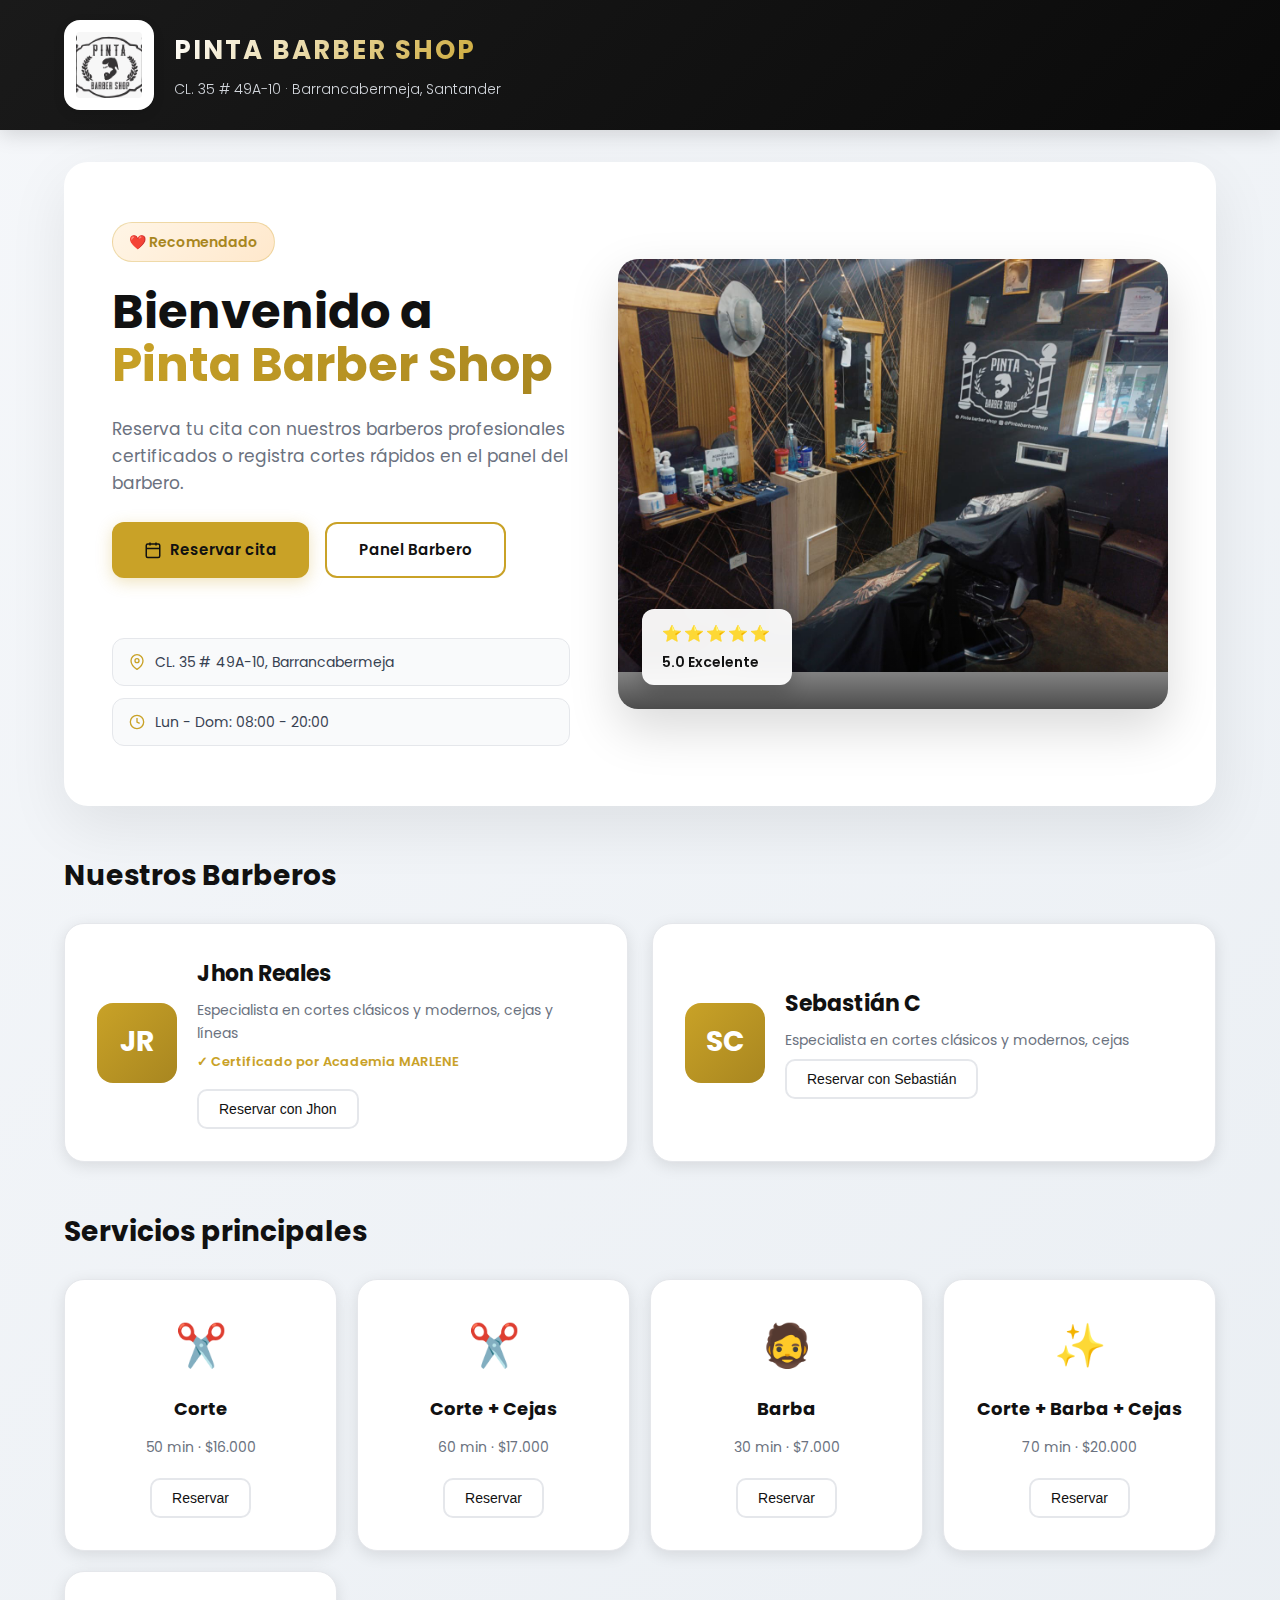
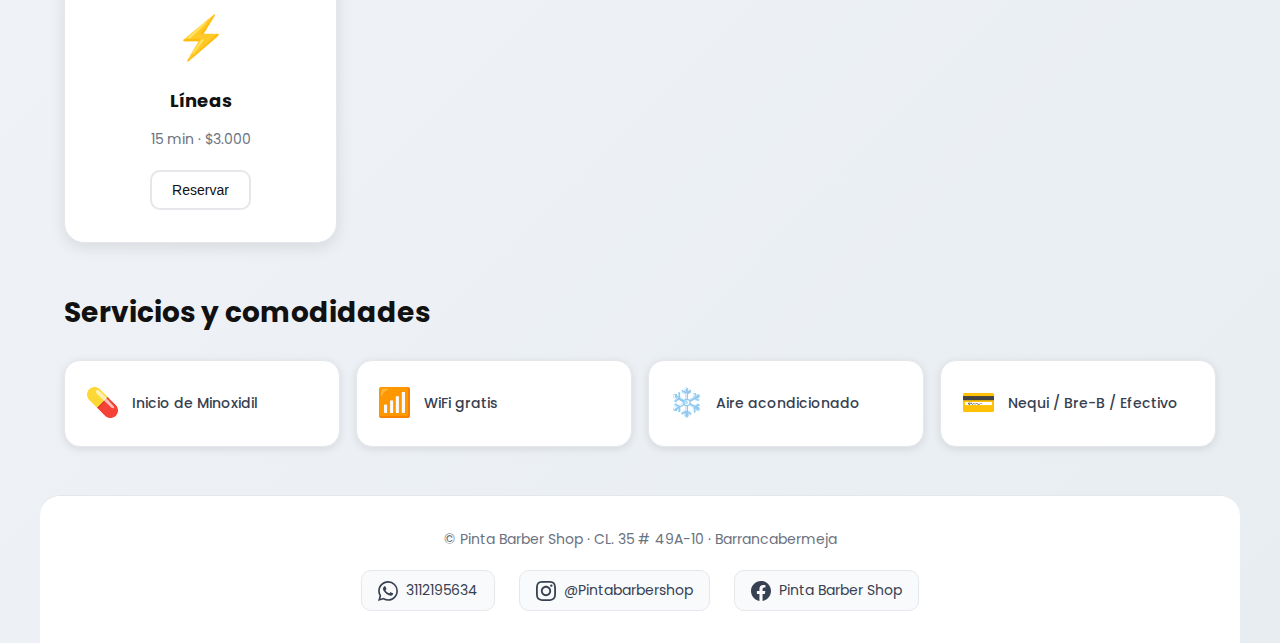
<file: index.html>
<!-- index.html -->
<!doctype html>
<html lang="es">
<head>
  <meta charset="utf-8" />
  <meta name="viewport" content="width=device-width,initial-scale=1" />
  <title>Pinta Barber Shop - Inicio</title>
  <link rel="preconnect" href="https://fonts.googleapis.com">
  <link rel="preconnect" href="https://fonts.gstatic.com" crossorigin>
  <link href="https://fonts.googleapis.com/css2?family=Poppins:wght@300;400;600;700&display=swap" rel="stylesheet">
  <link rel="stylesheet" href="style.css" />
</head>
<body>
  <header class="site-header">
    <div class="header-inner">
      <img src="logo.png" alt="Pinta Barber Shop" class="logo-img" />
      <div class="brand">
        <h1>PINTA BARBER SHOP</h1>
        <p class="subtitle">CL. 35 # 49A-10 · Barrancabermeja, Santander</p>
      </div>
    </div>
  </header>

  <main class="container">
    <!-- 
      🔸 IMAGEN: La foto de la barbería se muestra a la derecha.
      Guarda tu imagen con el nombre "barbershop-interior.jpg" en la misma carpeta que este archivo.
    -->
    <section class="hero-split">
      <div class="hero-left">
        <div class="hero-badge">❤️ Recomendado</div>
        <h2>Bienvenido a<br><span class="highlight">Pinta Barber Shop</span></h2>
        <p>Reserva tu cita con nuestros barberos profesionales certificados o registra cortes rápidos en el panel del barbero.</p>
        
        <div class="cta-group">
          <a class="btn btn-primary" href="cliente.html">
            <svg width="18" height="18" viewBox="0 0 24 24" fill="none" stroke="currentColor" stroke-width="2">
              <rect x="3" y="4" width="18" height="18" rx="2" ry="2"></rect>
              <line x1="16" y1="2" x2="16" y2="6"></line>
              <line x1="8" y1="2" x2="8" y2="6"></line>
              <line x1="3" y1="10" x2="21" y2="10"></line>
            </svg>
            Reservar cita
          </a>
          <a class="btn btn-outline" href="barbero.html">Panel Barbero</a>
        </div>

        <div class="info-pills">
          <div class="info-pill">
            <svg width="16" height="16" viewBox="0 0 24 24" fill="none" stroke="currentColor" stroke-width="2">
              <path d="M21 10c0 7-9 13-9 13s-9-6-9-13a9 9 0 0 1 18 0z"></path>
              <circle cx="12" cy="10" r="3"></circle>
            </svg>
            <span>CL. 35 # 49A-10, Barrancabermeja</span>
          </div>
          <div class="info-pill">
            <svg width="16" height="16" viewBox="0 0 24 24" fill="none" stroke="currentColor" stroke-width="2">
              <circle cx="12" cy="12" r="10"></circle>
              <polyline points="12 6 12 12 16 14"></polyline>
            </svg>
            <span>Lun - Dom: 08:00 - 20:00</span>
          </div>
        </div>
      </div>

      <div class="hero-right">
        <div class="hero-image-wrapper">
          <img src="barbershop-interior.jpg" alt="Pinta Barber Shop Interior" class="hero-image" />
          <div class="image-overlay">
            <div class="rating-badge">
              <span class="stars">⭐⭐⭐⭐⭐</span>
              <span class="rating-text">5.0 Excelente</span>
            </div>
          </div>
        </div>
      </div>
    </section>

    <!-- Sección de barberos -->
    <section class="barbers-section">
      <h3>Nuestros Barberos</h3>
      <div class="barbers-grid">
        <article class="barber-card">
          <div class="barber-icon">JR</div>
          <div class="barber-info">
            <h4>Jhon Reales</h4>
            <p class="barber-specialty">Especialista en cortes clásicos y modernos, cejas y líneas</p>
            <p class="barber-cert">✓ Certificado por Academia MARLENE</p>
            <button class="btn-small" onclick="location.href='cliente.html?barbero=Jhon%20Reales'">Reservar con Jhon</button>
          </div>
        </article>

        <article class="barber-card">
          <div class="barber-icon">SC</div>
          <div class="barber-info">
            <h4>Sebastián C</h4>
            <p class="barber-specialty">Especialista en cortes clásicos y modernos, cejas</p>
            <button class="btn-small" onclick="location.href='cliente.html?barbero=Sebastián%20C'">Reservar con Sebastián</button>
          </div>
        </article>
      </div>
    </section>

    <section class="services">
      <h3>Servicios principales</h3>
      <div class="cards">
        <article class="card">
          <div class="service-icon">✂️</div>
          <div class="card-title">Corte</div>
          <div class="card-meta">50 min · $16.000</div>
          <button class="btn-small" onclick="location.href='cliente.html?service=Corte'">Reservar</button>
        </article>

        <article class="card">
          <div class="service-icon">✂️</div>
          <div class="card-title">Corte + Cejas</div>
          <div class="card-meta">60 min · $17.000</div>
          <button class="btn-small" onclick="location.href='cliente.html?service=Corte%20%2B%20Cejas'">Reservar</button>
        </article>

        <article class="card">
          <div class="service-icon">🧔</div>
          <div class="card-title">Barba</div>
          <div class="card-meta">30 min · $7.000</div>
          <button class="btn-small" onclick="location.href='cliente.html?service=Barba'">Reservar</button>
        </article>

        <article class="card">
          <div class="service-icon">✨</div>
          <div class="card-title">Corte + Barba + Cejas</div>
          <div class="card-meta">70 min · $20.000</div>
          <button class="btn-small" onclick="location.href='cliente.html?service=Corte%20%2B%20Barba%20%2B%20Cejas'">Reservar</button>
        </article>

        <article class="card">
          <div class="service-icon">⚡</div>
          <div class="card-title">Líneas</div>
          <div class="card-meta">15 min · $3.000</div>
          <button class="btn-small" onclick="location.href='cliente.html?service=Líneas'">Reservar</button>
        </article>
      </div>
    </section>

    <!-- Servicios adicionales -->
    <section class="amenities-section">
      <h3>Servicios y comodidades</h3>
      <div class="amenities-grid">
        <div class="amenity-item">
          <span class="amenity-icon">💊</span>
          <span class="amenity-text">Inicio de Minoxidil</span>
        </div>
        <div class="amenity-item">
          <span class="amenity-icon">📶</span>
          <span class="amenity-text">WiFi gratis</span>
        </div>
        <div class="amenity-item">
          <span class="amenity-icon">❄️</span>
          <span class="amenity-text">Aire acondicionado</span>
        </div>
        <div class="amenity-item">
          <span class="amenity-icon">💳</span>
          <span class="amenity-text">Nequi / Bre-B / Efectivo</span>
        </div>
      </div>
    </section>
  </main>

  <footer class="site-footer">
    <div class="footer-content">
      <div>© Pinta Barber Shop · CL. 35 # 49A-10 · Barrancabermeja</div>
      <div class="social-links">
        <a href="https://wa.me/573112195634" target="_blank" class="social-link">
          <svg width="20" height="20" viewBox="0 0 24 24" fill="currentColor">
            <path d="M17.472 14.382c-.297-.149-1.758-.867-2.03-.967-.273-.099-.471-.148-.67.15-.197.297-.767.966-.94 1.164-.173.199-.347.223-.644.075-.297-.15-1.255-.463-2.39-1.475-.883-.788-1.48-1.761-1.653-2.059-.173-.297-.018-.458.13-.606.134-.133.298-.347.446-.52.149-.174.198-.298.298-.497.099-.198.05-.371-.025-.52-.075-.149-.669-1.612-.916-2.207-.242-.579-.487-.5-.669-.51-.173-.008-.371-.01-.57-.01-.198 0-.52.074-.792.372-.272.297-1.04 1.016-1.04 2.479 0 1.462 1.065 2.875 1.213 3.074.149.198 2.096 3.2 5.077 4.487.709.306 1.262.489 1.694.625.712.227 1.36.195 1.871.118.571-.085 1.758-.719 2.006-1.413.248-.694.248-1.289.173-1.413-.074-.124-.272-.198-.57-.347m-5.421 7.403h-.004a9.87 9.87 0 01-5.031-1.378l-.361-.214-3.741.982.998-3.648-.235-.374a9.86 9.86 0 01-1.51-5.26c.001-5.45 4.436-9.884 9.888-9.884 2.64 0 5.122 1.03 6.988 2.898a9.825 9.825 0 012.893 6.994c-.003 5.45-4.437 9.884-9.885 9.884m8.413-18.297A11.815 11.815 0 0012.05 0C5.495 0 .16 5.335.157 11.892c0 2.096.547 4.142 1.588 5.945L.057 24l6.305-1.654a11.882 11.882 0 005.683 1.448h.005c6.554 0 11.89-5.335 11.893-11.893a11.821 11.821 0 00-3.48-8.413Z"/>
          </svg>
          3112195634
        </a>
        <a href="https://instagram.com/Pintabarbershop" target="_blank" class="social-link">
          <svg width="20" height="20" viewBox="0 0 24 24" fill="currentColor">
            <path d="M12 2.163c3.204 0 3.584.012 4.85.07 3.252.148 4.771 1.691 4.919 4.919.058 1.265.069 1.645.069 4.849 0 3.205-.012 3.584-.069 4.849-.149 3.225-1.664 4.771-4.919 4.919-1.266.058-1.644.07-4.85.07-3.204 0-3.584-.012-4.849-.07-3.26-.149-4.771-1.699-4.919-4.92-.058-1.265-.07-1.644-.07-4.849 0-3.204.013-3.583.07-4.849.149-3.227 1.664-4.771 4.919-4.919 1.266-.057 1.645-.069 4.849-.069zm0-2.163c-3.259 0-3.667.014-4.947.072-4.358.2-6.78 2.618-6.98 6.98-.059 1.281-.073 1.689-.073 4.948 0 3.259.014 3.668.072 4.948.2 4.358 2.618 6.78 6.98 6.98 1.281.058 1.689.072 4.948.072 3.259 0 3.668-.014 4.948-.072 4.354-.2 6.782-2.618 6.979-6.98.059-1.28.073-1.689.073-4.948 0-3.259-.014-3.667-.072-4.947-.196-4.354-2.617-6.78-6.979-6.98-1.281-.059-1.69-.073-4.949-.073zm0 5.838c-3.403 0-6.162 2.759-6.162 6.162s2.759 6.163 6.162 6.163 6.162-2.759 6.162-6.163c0-3.403-2.759-6.162-6.162-6.162zm0 10.162c-2.209 0-4-1.79-4-4 0-2.209 1.791-4 4-4s4 1.791 4 4c0 2.21-1.791 4-4 4zm6.406-11.845c-.796 0-1.441.645-1.441 1.44s.645 1.44 1.441 1.44c.795 0 1.439-.645 1.439-1.44s-.644-1.44-1.439-1.44z"/>
          </svg>
          @Pintabarbershop
        </a>
        <a href="https://www.facebook.com/share/1A8ADU55Nn/" target="_blank" class="social-link">
          <svg width="20" height="20" viewBox="0 0 24 24" fill="currentColor">
            <path d="M24 12.073c0-6.627-5.373-12-12-12s-12 5.373-12 12c0 5.99 4.388 10.954 10.125 11.854v-8.385H7.078v-3.47h3.047V9.43c0-3.007 1.792-4.669 4.533-4.669 1.312 0 2.686.235 2.686.235v2.953H15.83c-1.491 0-1.956.925-1.956 1.874v2.25h3.328l-.532 3.47h-2.796v8.385C19.612 23.027 24 18.062 24 12.073z"/>
          </svg>
          Pinta Barber Shop
        </a>
      </div>
    </div>
  </footer>

  <script src="script.js"></script>
</body>
</html>
</file>
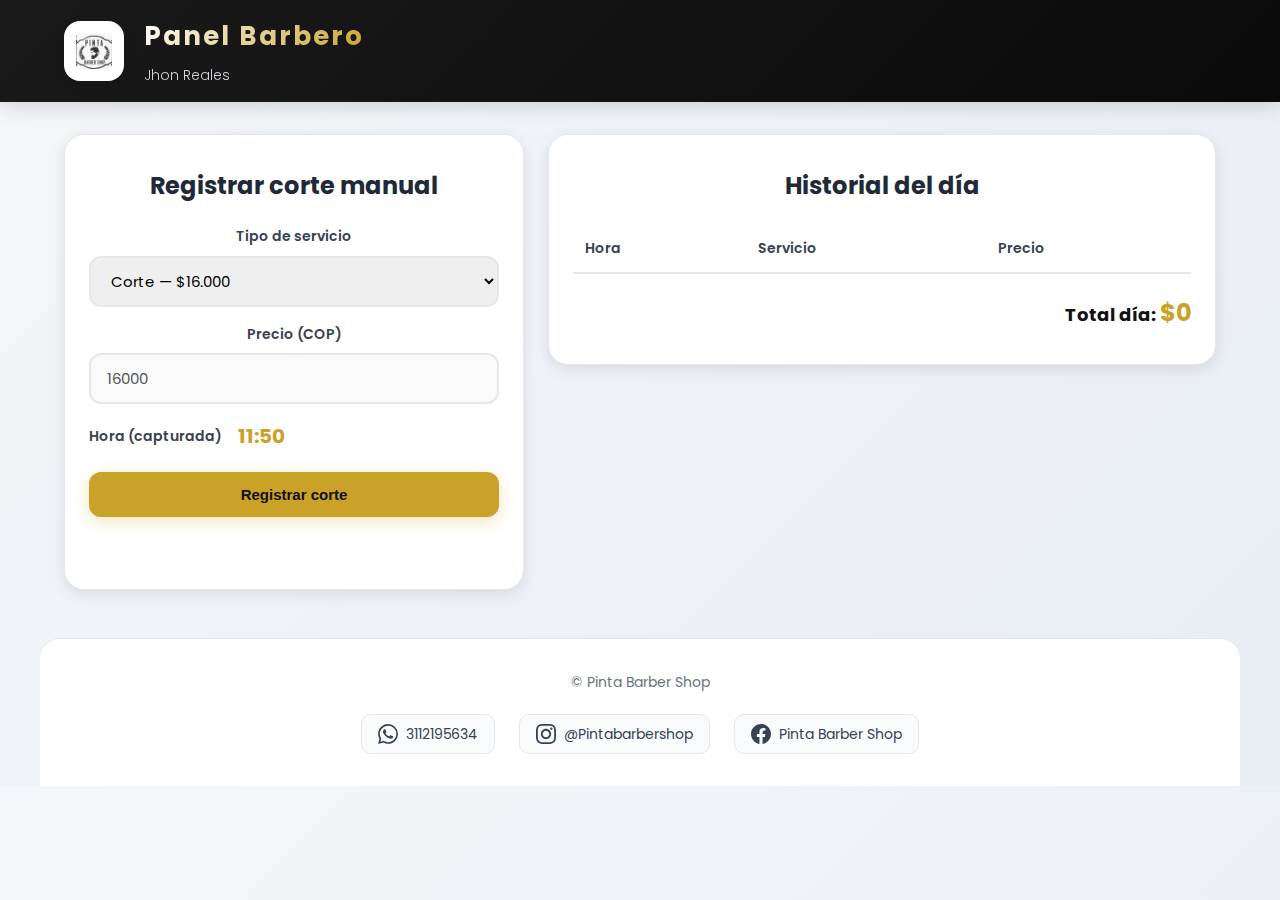
<file: barbero.html>
<!-- barbero.html -->
<!doctype html>
<html lang="es">
<head>
  <meta charset="utf-8" />
  <meta name="viewport" content="width=device-width,initial-scale=1" />
  <title>Panel Barbero - Jhon Reales</title>
  <link rel="preconnect" href="https://fonts.googleapis.com">
  <link rel="preconnect" href="https://fonts.gstatic.com" crossorigin>
  <link href="https://fonts.googleapis.com/css2?family=Poppins:wght@300;400;600;700&display=swap" rel="stylesheet">
  <link rel="stylesheet" href="style.css" />
</head>
<body>
  <header class="site-header small">
    <div class="header-inner">
      <img src="logo.png" alt="Pinta Barber Shop" class="logo-img small" />
      <div class="brand">
        <h1>Panel Barbero</h1>
        <p class="subtitle">Jhon Reales</p>
      </div>
    </div>
  </header>

  <main class="container">
    <section class="barber-panel">
      <div class="panel-left">
        <div class="card">
          <h2 style="margin-bottom:20px">Registrar corte manual</h2>

          <label>Tipo de servicio</label>
          <select id="barberService">
            <option value="Corte" data-price="16000">Corte — $16.000</option>
            <option value="Corte + Barba + Cejas" data-price="20000">Corte + Barba + Cejas — $20.000</option>
            <option value="Corte + Cejas" data-price="17000">Corte + Cejas — $17.000</option>
            <option value="Barba" data-price="7000">Barba — $7.000</option>
            <option value="Líneas" data-price="3000">Líneas — $3.000</option>
            <option value="Personalizado" data-price="">Corte personalizado</option>
          </select>

          <label>Precio (COP)</label>
          <input id="barberPrice" type="number" />

          <div class="time-row">
            <label style="margin:0">Hora (capturada)</label>
            <div id="barberTime">—</div>
          </div>

          <button id="registerBtn" class="btn btn-primary" style="margin-top:20px;width:100%">Registrar corte</button>
          <div id="barberMsg" class="msg"></div>
        </div>
      </div>

      <div class="panel-right">
        <div class="card">
          <h2 style="margin-bottom:20px">Historial del día</h2>
          <table class="history-table">
            <thead><tr><th>Hora</th><th>Servicio</th><th>Precio</th></tr></thead>
            <tbody id="historyBody"></tbody>
          </table>
          <div class="total">Total día: <span id="totalDay">$0</span></div>
        </div>
      </div>
    </section>
  </main>

  <footer class="site-footer">
    <div class="footer-content">
      <div>© Pinta Barber Shop</div>
      <div class="social-links">
        <a href="https://wa.me/573112195634" target="_blank" class="social-link">
          <svg width="20" height="20" viewBox="0 0 24 24" fill="currentColor">
            <path d="M17.472 14.382c-.297-.149-1.758-.867-2.03-.967-.273-.099-.471-.148-.67.15-.197.297-.767.966-.94 1.164-.173.199-.347.223-.644.075-.297-.15-1.255-.463-2.39-1.475-.883-.788-1.48-1.761-1.653-2.059-.173-.297-.018-.458.13-.606.134-.133.298-.347.446-.52.149-.174.198-.298.298-.497.099-.198.05-.371-.025-.52-.075-.149-.669-1.612-.916-2.207-.242-.579-.487-.5-.669-.51-.173-.008-.371-.01-.57-.01-.198 0-.52.074-.792.372-.272.297-1.04 1.016-1.04 2.479 0 1.462 1.065 2.875 1.213 3.074.149.198 2.096 3.2 5.077 4.487.709.306 1.262.489 1.694.625.712.227 1.36.195 1.871.118.571-.085 1.758-.719 2.006-1.413.248-.694.248-1.289.173-1.413-.074-.124-.272-.198-.57-.347m-5.421 7.403h-.004a9.87 9.87 0 01-5.031-1.378l-.361-.214-3.741.982.998-3.648-.235-.374a9.86 9.86 0 01-1.51-5.26c.001-5.45 4.436-9.884 9.888-9.884 2.64 0 5.122 1.03 6.988 2.898a9.825 9.825 0 012.893 6.994c-.003 5.45-4.437 9.884-9.885 9.884m8.413-18.297A11.815 11.815 0 0012.05 0C5.495 0 .16 5.335.157 11.892c0 2.096.547 4.142 1.588 5.945L.057 24l6.305-1.654a11.882 11.882 0 005.683 1.448h.005c6.554 0 11.89-5.335 11.893-11.893a11.821 11.821 0 00-3.48-8.413Z"/>
          </svg>
          3112195634
        </a>
        <a href="https://instagram.com/Pintabarbershop" target="_blank" class="social-link">
          <svg width="20" height="20" viewBox="0 0 24 24" fill="currentColor">
            <path d="M12 2.163c3.204 0 3.584.012 4.85.07 3.252.148 4.771 1.691 4.919 4.919.058 1.265.069 1.645.069 4.849 0 3.205-.012 3.584-.069 4.849-.149 3.225-1.664 4.771-4.919 4.919-1.266.058-1.644.07-4.85.07-3.204 0-3.584-.012-4.849-.07-3.26-.149-4.771-1.699-4.919-4.92-.058-1.265-.07-1.644-.07-4.849 0-3.204.013-3.583.07-4.849.149-3.227 1.664-4.771 4.919-4.919 1.266-.057 1.645-.069 4.849-.069zm0-2.163c-3.259 0-3.667.014-4.947.072-4.358.2-6.78 2.618-6.98 6.98-.059 1.281-.073 1.689-.073 4.948 0 3.259.014 3.668.072 4.948.2 4.358 2.618 6.78 6.98 6.98 1.281.058 1.689.072 4.948.072 3.259 0 3.668-.014 4.948-.072 4.354-.2 6.782-2.618 6.979-6.98.059-1.28.073-1.689.073-4.948 0-3.259-.014-3.667-.072-4.947-.196-4.354-2.617-6.78-6.979-6.98-1.281-.059-1.69-.073-4.949-.073zm0 5.838c-3.403 0-6.162 2.759-6.162 6.162s2.759 6.163 6.162 6.163 6.162-2.759 6.162-6.163c0-3.403-2.759-6.162-6.162-6.162zm0 10.162c-2.209 0-4-1.79-4-4 0-2.209 1.791-4 4-4s4 1.791 4 4c0 2.21-1.791 4-4 4zm6.406-11.845c-.796 0-1.441.645-1.441 1.44s.645 1.44 1.441 1.44c.795 0 1.439-.645 1.439-1.44s-.644-1.44-1.439-1.44z"/>
          </svg>
          @Pintabarbershop
        </a>
        <a href="https://www.facebook.com/share/1A8ADU55Nn/" target="_blank" class="social-link">
          <svg width="20" height="20" viewBox="0 0 24 24" fill="currentColor">
            <path d="M24 12.073c0-6.627-5.373-12-12-12s-12 5.373-12 12c0 5.99 4.388 10.954 10.125 11.854v-8.385H7.078v-3.47h3.047V9.43c0-3.007 1.792-4.669 4.533-4.669 1.312 0 2.686.235 2.686.235v2.953H15.83c-1.491 0-1.956.925-1.956 1.874v2.25h3.328l-.532 3.47h-2.796v8.385C19.612 23.027 24 18.062 24 12.073z"/>
          </svg>
          Pinta Barber Shop
        </a>
      </div>
    </div>
  </footer>

  <script src="script.js"></script>
</body>
</html>
</file>
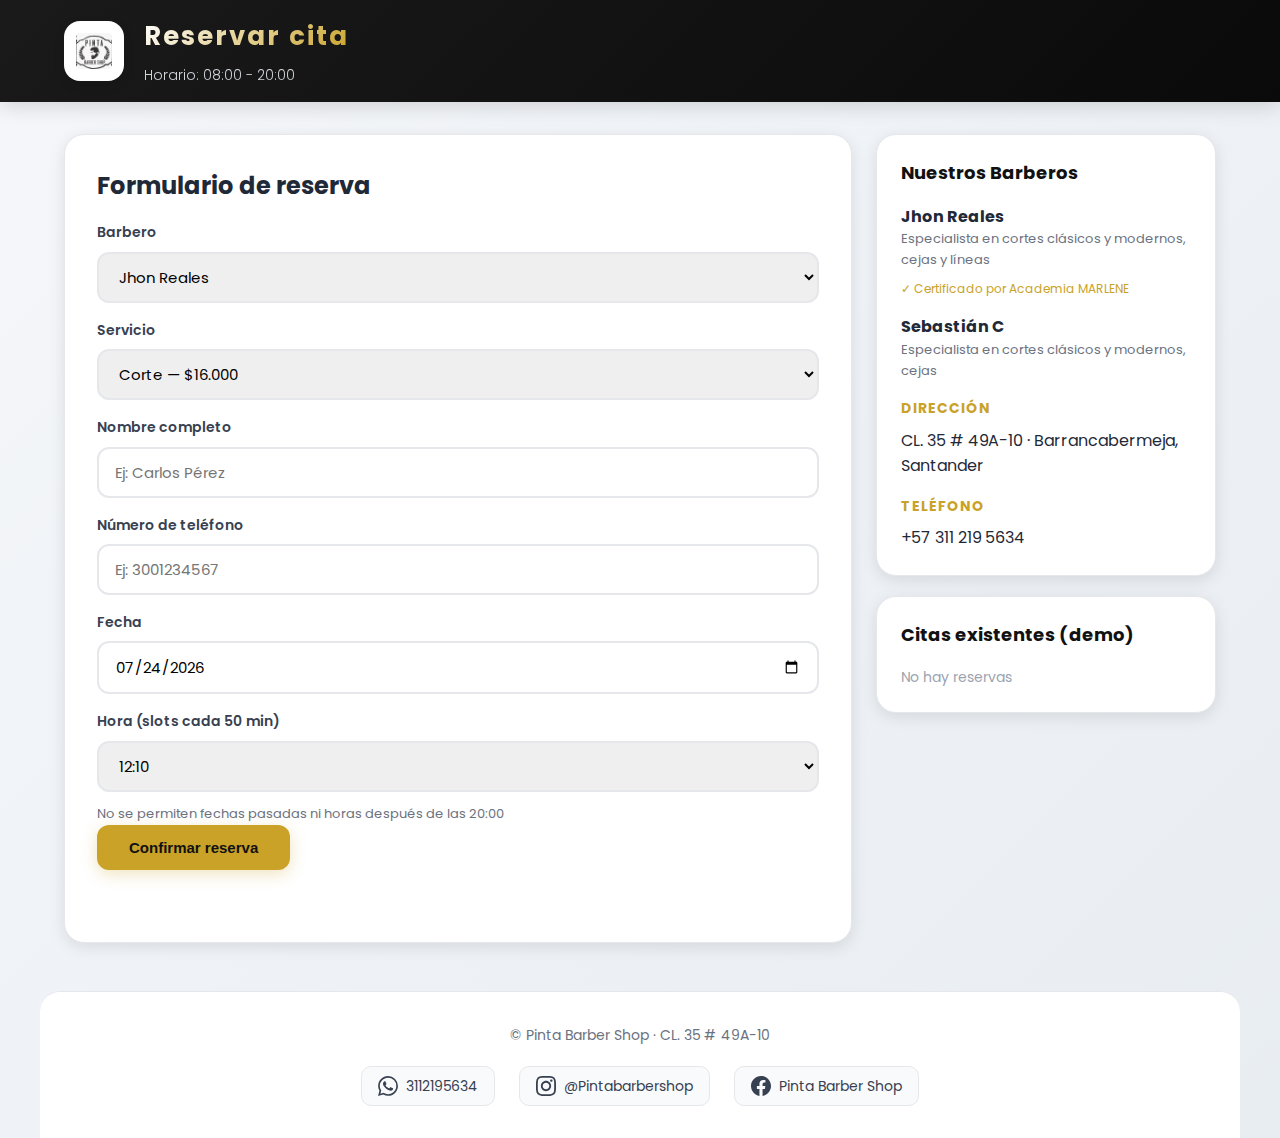
<file: cliente.html>
<!-- cliente.html -->
<!doctype html>
<html lang="es">
<head>
  <meta charset="utf-8" />
  <meta name="viewport" content="width=device-width,initial-scale=1" />
  <title>Reservar cita - Pinta Barber Shop</title>
  <link rel="preconnect" href="https://fonts.googleapis.com">
  <link rel="preconnect" href="https://fonts.gstatic.com" crossorigin>
  <link href="https://fonts.googleapis.com/css2?family=Poppins:wght@300;400;600;700&display=swap" rel="stylesheet">
  <link rel="stylesheet" href="style.css" />
</head>
<body>
  <header class="site-header small">
    <div class="header-inner">
      <img src="logo.png" alt="Pinta Barber Shop" class="logo-img small" />
      <div class="brand">
        <h1>Reservar cita</h1>
        <p class="subtitle">Horario: 08:00 - 20:00</p>
      </div>
    </div>
  </header>

  <main class="container">
    <section class="booking">
      <div class="booking-card">
        <h2>Formulario de reserva</h2>

        <label>Barbero</label>
        <select id="barberSelect">
          <option value="Jhon Reales">Jhon Reales</option>
          <option value="Sebastián C">Sebastián C</option>
        </select>

        <label>Servicio</label>
        <select id="serviceSelect">
          <option value="Corte">Corte — $16.000</option>
          <option value="Corte + Cejas">Corte + Cejas — $17.000</option>
          <option value="Barba">Barba — $7.000</option>
          <option value="Corte + Barba + Cejas">Corte + Barba + Cejas — $20.000</option>
          <option value="Líneas">Líneas — $3.000</option>
        </select>

        <label>Nombre completo</label>
        <input id="clientName" type="text" placeholder="Ej: Carlos Pérez" />

        <label>Número de teléfono</label>
        <input id="clientPhone" type="tel" placeholder="Ej: 3001234567" />

        <label>Fecha</label>
        <input id="dateInput" type="date" />

        <label>Hora (slots cada 50 min)</label>
        <select id="timeSelect"></select>

        <div class="small-note">No se permiten fechas pasadas ni horas después de las 20:00</div>

        <button id="reserveBtn" class="btn btn-primary">Confirmar reserva</button>

        <div id="msg" class="msg"></div>
      </div>

      <aside class="side-info">
        <div class="side-card">
          <h3>Nuestros Barberos</h3>
          <p><strong>Jhon Reales</strong></p>
          <p style="font-size:13px;color:#6b7280;margin-bottom:8px">Especialista en cortes clásicos y modernos, cejas y líneas</p>
          <p style="font-size:12px;color:#c9a227;margin-bottom:16px">✓ Certificado por Academia MARLENE</p>
          
          <p><strong>Sebastián C</strong></p>
          <p style="font-size:13px;color:#6b7280">Especialista en cortes clásicos y modernos, cejas</p>
          
          <h4>Dirección</h4>
          <p>CL. 35 # 49A-10 · Barrancabermeja, Santander</p>
          <h4>Teléfono</h4>
          <p>+57 311 219 5634</p>
        </div>

        <div class="side-card">
          <h3>Citas existentes (demo)</h3>
          <ul id="bookingsList" style="list-style:none;padding:0"></ul>
        </div>
      </aside>
    </section>
  </main>

  <footer class="site-footer">
    <div class="footer-content">
      <div>© Pinta Barber Shop · CL. 35 # 49A-10</div>
      <div class="social-links">
        <a href="https://wa.me/573112195634" target="_blank" class="social-link">
          <svg width="20" height="20" viewBox="0 0 24 24" fill="currentColor">
            <path d="M17.472 14.382c-.297-.149-1.758-.867-2.03-.967-.273-.099-.471-.148-.67.15-.197.297-.767.966-.94 1.164-.173.199-.347.223-.644.075-.297-.15-1.255-.463-2.39-1.475-.883-.788-1.48-1.761-1.653-2.059-.173-.297-.018-.458.13-.606.134-.133.298-.347.446-.52.149-.174.198-.298.298-.497.099-.198.05-.371-.025-.52-.075-.149-.669-1.612-.916-2.207-.242-.579-.487-.5-.669-.51-.173-.008-.371-.01-.57-.01-.198 0-.52.074-.792.372-.272.297-1.04 1.016-1.04 2.479 0 1.462 1.065 2.875 1.213 3.074.149.198 2.096 3.2 5.077 4.487.709.306 1.262.489 1.694.625.712.227 1.36.195 1.871.118.571-.085 1.758-.719 2.006-1.413.248-.694.248-1.289.173-1.413-.074-.124-.272-.198-.57-.347m-5.421 7.403h-.004a9.87 9.87 0 01-5.031-1.378l-.361-.214-3.741.982.998-3.648-.235-.374a9.86 9.86 0 01-1.51-5.26c.001-5.45 4.436-9.884 9.888-9.884 2.64 0 5.122 1.03 6.988 2.898a9.825 9.825 0 012.893 6.994c-.003 5.45-4.437 9.884-9.885 9.884m8.413-18.297A11.815 11.815 0 0012.05 0C5.495 0 .16 5.335.157 11.892c0 2.096.547 4.142 1.588 5.945L.057 24l6.305-1.654a11.882 11.882 0 005.683 1.448h.005c6.554 0 11.89-5.335 11.893-11.893a11.821 11.821 0 00-3.48-8.413Z"/>
          </svg>
          3112195634
        </a>
        <a href="https://instagram.com/Pintabarbershop" target="_blank" class="social-link">
          <svg width="20" height="20" viewBox="0 0 24 24" fill="currentColor">
            <path d="M12 2.163c3.204 0 3.584.012 4.85.07 3.252.148 4.771 1.691 4.919 4.919.058 1.265.069 1.645.069 4.849 0 3.205-.012 3.584-.069 4.849-.149 3.225-1.664 4.771-4.919 4.919-1.266.058-1.644.07-4.85.07-3.204 0-3.584-.012-4.849-.07-3.26-.149-4.771-1.699-4.919-4.92-.058-1.265-.07-1.644-.07-4.849 0-3.204.013-3.583.07-4.849.149-3.227 1.664-4.771 4.919-4.919 1.266-.057 1.645-.069 4.849-.069zm0-2.163c-3.259 0-3.667.014-4.947.072-4.358.2-6.78 2.618-6.98 6.98-.059 1.281-.073 1.689-.073 4.948 0 3.259.014 3.668.072 4.948.2 4.358 2.618 6.78 6.98 6.98 1.281.058 1.689.072 4.948.072 3.259 0 3.668-.014 4.948-.072 4.354-.2 6.782-2.618 6.979-6.98.059-1.28.073-1.689.073-4.948 0-3.259-.014-3.667-.072-4.947-.196-4.354-2.617-6.78-6.979-6.98-1.281-.059-1.69-.073-4.949-.073zm0 5.838c-3.403 0-6.162 2.759-6.162 6.162s2.759 6.163 6.162 6.163 6.162-2.759 6.162-6.163c0-3.403-2.759-6.162-6.162-6.162zm0 10.162c-2.209 0-4-1.79-4-4 0-2.209 1.791-4 4-4s4 1.791 4 4c0 2.21-1.791 4-4 4zm6.406-11.845c-.796 0-1.441.645-1.441 1.44s.645 1.44 1.441 1.44c.795 0 1.439-.645 1.439-1.44s-.644-1.44-1.439-1.44z"/>
          </svg>
          @Pintabarbershop
        </a>
        <a href="https://www.facebook.com/share/1A8ADU55Nn/" target="_blank" class="social-link">
          <svg width="20" height="20" viewBox="0 0 24 24" fill="currentColor">
            <path d="M24 12.073c0-6.627-5.373-12-12-12s-12 5.373-12 12c0 5.99 4.388 10.954 10.125 11.854v-8.385H7.078v-3.47h3.047V9.43c0-3.007 1.792-4.669 4.533-4.669 1.312 0 2.686.235 2.686.235v2.953H15.83c-1.491 0-1.956.925-1.956 1.874v2.25h3.328l-.532 3.47h-2.796v8.385C19.612 23.027 24 18.062 24 12.073z"/>
          </svg>
          Pinta Barber Shop
        </a>
      </div>
    </div>
  </footer>

  <script src="script.js"></script>
</body>
</html>
</file>
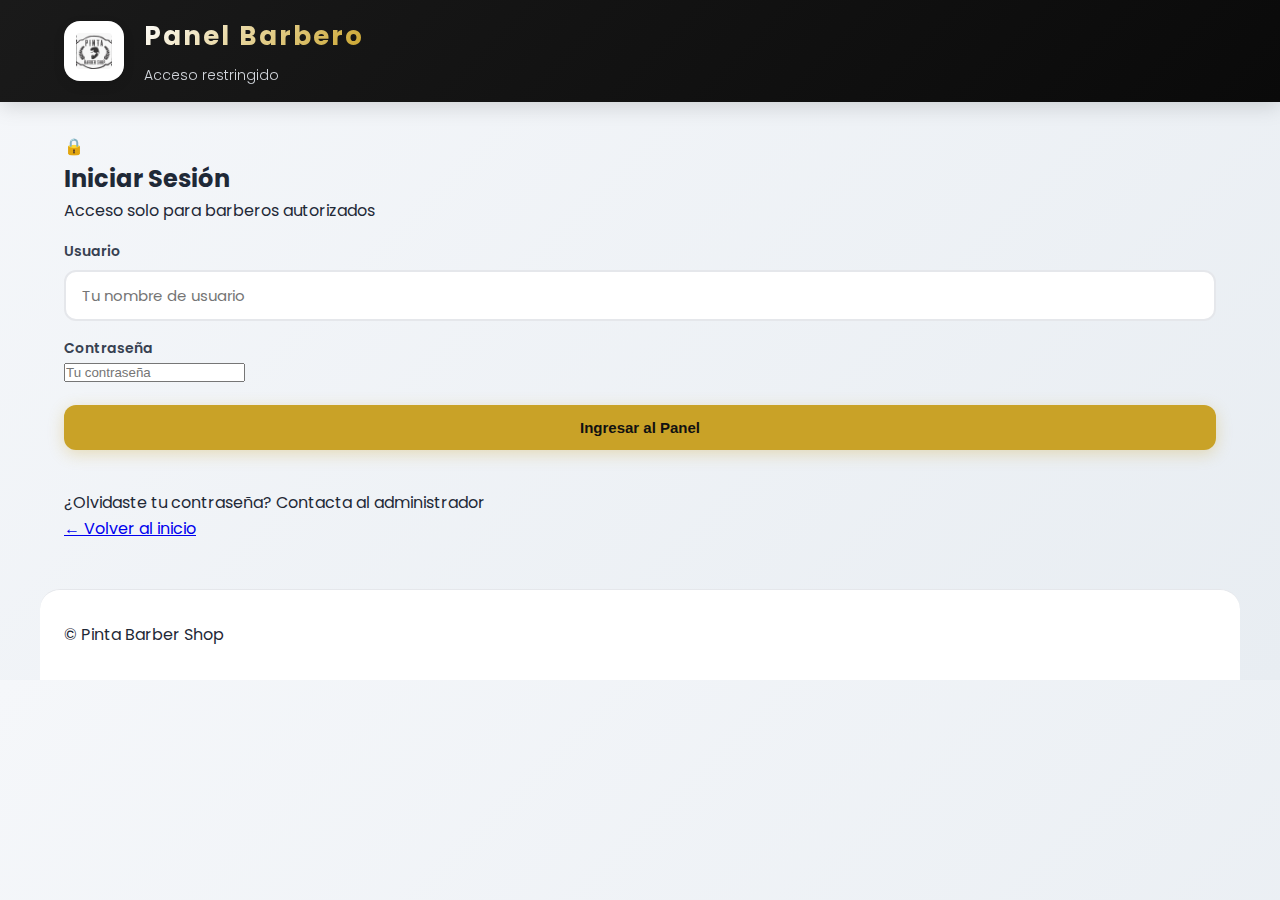
<file: login.html>
<!doctype html>
<html lang="es">
<head>
  <meta charset="utf-8" />
  <meta name="viewport" content="width=device-width,initial-scale=1" />
  <title>Acceso Panel Barbero - Pinta Barber Shop</title>
  <link rel="preconnect" href="https://fonts.googleapis.com">
  <link rel="preconnect" href="https://fonts.gstatic.com" crossorigin>
  <link href="https://fonts.googleapis.com/css2?family=Poppins:wght@300;400;600;700&display=swap" rel="stylesheet">
  <link rel="stylesheet" href="style.css" />
</head>
<body>
  <header class="site-header small">
    <div class="header-inner">
      <img src="logo.png" alt="Pinta Barber Shop" class="logo-img small" />
      <div class="brand">
        <h1>Panel Barbero</h1>
        <p class="subtitle">Acceso restringido</p>
      </div>
    </div>
  </header>

  <main class="container">
    <section class="login-container">
      <div class="login-card">
        <div class="login-icon">🔒</div>
        <h2>Iniciar Sesión</h2>
        <p class="login-subtitle">Acceso solo para barberos autorizados</p>

        <form id="loginForm">
          <label>Usuario</label>
          <input id="username" type="text" placeholder="Tu nombre de usuario" autocomplete="username" required />

          <label>Contraseña</label>
          <input id="password" type="password" placeholder="Tu contraseña" autocomplete="current-password" required />

          <button type="submit" class="btn btn-primary" style="width:100%;margin-top:20px">
            Ingresar al Panel
          </button>

          <div id="loginMsg" class="msg"></div>
        </form>

        <div class="login-help">
          <p>¿Olvidaste tu contraseña? Contacta al administrador</p>
          <a href="index.html" class="back-link">← Volver al inicio</a>
        </div>
      </div>
    </section>
  </main>

  <footer class="site-footer">
    <div>© Pinta Barber Shop</div>
  </footer>

  <script>
    // Usuarios permitidos (en producción esto debería estar en un servidor)
    const USERS = {
      'jhon': { password: 'jhon2024', name: 'Jhon Reales' },
      'sebastian': { password: 'sebastian2024', name: 'Sebastián C' },
      'admin': { password: 'pinta2024', name: 'Administrador' }
    };

    document.getElementById('loginForm').addEventListener('submit', function(e) {
      e.preventDefault();
      
      const username = document.getElementById('username').value.toLowerCase().trim();
      const password = document.getElementById('password').value;
      const msgEl = document.getElementById('loginMsg');

      if (USERS[username] && USERS[username].password === password) {
        // Login exitoso
        sessionStorage.setItem('barber_auth', JSON.stringify({
          username: username,
          name: USERS[username].name,
          loginTime: new Date().toISOString()
        }));

        msgEl.style.color = '#059669';
        msgEl.style.background = '#d1fae5';
        msgEl.textContent = '✓ Acceso concedido. Redirigiendo...';

        setTimeout(() => {
          window.location.href = 'barbero.html';
        }, 1000);
      } else {
        // Login fallido
        msgEl.style.color = '#dc2626';
        msgEl.style.background = '#fee2e2';
        msgEl.textContent = '✗ Usuario o contraseña incorrectos';
        
        // Limpiar campos
        document.getElementById('password').value = '';
      }
    });
  </script>
</body>
</html>
</file>
<file: style.css>
/* style.css - Diseño modernizado */
:root{
  --bg: #0a0a0a;
  --card: #ffffff;
  --accent: #c9a227;
  --accent-dark: #a88620;
  --muted: #6b7280;
  --border: #e5e7eb;
  --shadow: rgba(0, 0, 0, 0.1);
  --maxwidth: 1200px;
  --header-bg: linear-gradient(135deg, #1a1a1a 0%, #0a0a0a 100%);
}

* {
  box-sizing: border-box;
  margin: 0;
  padding: 0;
}

body {
  font-family: 'Poppins', -apple-system, BlinkMacSystemFont, 'Segoe UI', sans-serif;
  background: linear-gradient(135deg, #f5f7fa 0%, #e8edf2 100%);
  color: #1f2937;
  -webkit-font-smoothing: antialiased;
  line-height: 1.6;
}

/* HEADER */
.site-header {
  background: var(--header-bg);
  color: #fff;
  padding: 20px 0;
  box-shadow: 0 4px 20px rgba(0, 0, 0, 0.15);
  position: sticky;
  top: 0;
  z-index: 100;
  backdrop-filter: blur(10px);
}

.site-header.small {
  padding: 16px 0;
}

.header-inner {
  max-width: var(--maxwidth);
  margin: 0 auto;
  display: flex;
  align-items: center;
  gap: 20px;
  padding: 0 24px;
}

.logo-img {
  width: 90px;
  height: 90px;
  object-fit: contain;
  background: #fff;
  padding: 12px;
  border-radius: 16px;
  box-shadow: 0 4px 12px rgba(0, 0, 0, 0.1);
  transition: transform 0.3s ease;
}

.logo-img:hover {
  transform: scale(1.05);
}

.logo-img.small {
  width: 60px;
  height: 60px;
}

.brand h1 {
  margin: 0;
  font-size: 26px;
  letter-spacing: 2px;
  font-weight: 700;
  background: linear-gradient(135deg, #fff 0%, #c9a227 100%);
  -webkit-background-clip: text;
  -webkit-text-fill-color: transparent;
  background-clip: text;
}

.brand .subtitle {
  margin: 6px 0 0;
  color: #d1d5db;
  font-size: 14px;
  font-weight: 300;
}

/* CONTAINER */
.container {
  max-width: var(--maxwidth);
  margin: 32px auto;
  padding: 0 24px;
}

/* HERO SPLIT - DISEÑO DIVIDIDO */
.hero-split {
  display: grid;
  grid-template-columns: 1fr 1.2fr;
  gap: 48px;
  align-items: center;
  padding: 60px 48px;
  background: #fff;
  border-radius: 24px;
  box-shadow: 0 20px 60px rgba(0, 0, 0, 0.08);
  margin-bottom: 48px;
  min-height: 550px;
}

.hero-left {
  display: flex;
  flex-direction: column;
  gap: 24px;
}

.hero-badge {
  display: inline-flex;
  align-items: center;
  gap: 6px;
  background: linear-gradient(135deg, #fff5e6 0%, #ffe8cc 100%);
  color: var(--accent-dark);
  padding: 8px 16px;
  border-radius: 50px;
  font-size: 14px;
  font-weight: 600;
  width: fit-content;
  border: 1px solid rgba(201, 162, 39, 0.3);
}

.hero-left h2 {
  font-size: 48px;
  font-weight: 700;
  line-height: 1.1;
  color: #111;
  margin: 0;
}

.hero-left h2 .highlight {
  background: linear-gradient(135deg, var(--accent) 0%, var(--accent-dark) 100%);
  -webkit-background-clip: text;
  -webkit-text-fill-color: transparent;
  background-clip: text;
}

.hero-left p {
  font-size: 17px;
  color: #6b7280;
  line-height: 1.6;
  margin: 0;
}

.info-pills {
  display: flex;
  flex-direction: column;
  gap: 12px;
  margin-top: 8px;
}

.info-pill {
  display: flex;
  align-items: center;
  gap: 10px;
  padding: 12px 16px;
  background: #f9fafb;
  border-radius: 12px;
  border: 1px solid var(--border);
  font-size: 14px;
  color: #374151;
}

.info-pill svg {
  color: var(--accent);
  flex-shrink: 0;
}

.hero-right {
  position: relative;
}

.hero-image-wrapper {
  position: relative;
  border-radius: 20px;
  overflow: hidden;
  box-shadow: 0 20px 50px rgba(0, 0, 0, 0.15);
  height: 100%;
  min-height: 450px;
}

.hero-image {
  width: 100%;
  height: 100%;
  object-fit: cover;
  display: block;
  transition: transform 0.5s ease;
}

.hero-image-wrapper:hover .hero-image {
  transform: scale(1.05);
}

.image-overlay {
  position: absolute;
  bottom: 0;
  left: 0;
  right: 0;
  padding: 24px;
  background: linear-gradient(to top, rgba(0, 0, 0, 0.7) 0%, transparent 100%);
}

.rating-badge {
  display: inline-flex;
  flex-direction: column;
  gap: 4px;
  background: rgba(255, 255, 255, 0.95);
  backdrop-filter: blur(10px);
  padding: 12px 20px;
  border-radius: 12px;
  box-shadow: 0 8px 20px rgba(0, 0, 0, 0.2);
}

.stars {
  font-size: 16px;
  letter-spacing: 2px;
}

.rating-text {
  font-size: 14px;
  font-weight: 600;
  color: #111;
}

.cta-group {
  display: flex;
  gap: 16px;
  margin-bottom: 28px;
  flex-wrap: wrap;
}

.btn {
  display: inline-flex;
  align-items: center;
  justify-content: center;
  gap: 8px;
  padding: 14px 32px;
  border-radius: 12px;
  text-decoration: none;
  border: none;
  cursor: pointer;
  font-weight: 600;
  font-size: 15px;
  transition: all 0.3s ease;
  text-align: center;
}

.btn-primary {
  background: var(--accent);
  color: #111;
  box-shadow: 0 4px 16px rgba(201, 162, 39, 0.3);
}

.btn-primary:hover {
  background: var(--accent-dark);
  transform: translateY(-2px);
  box-shadow: 0 8px 24px rgba(201, 162, 39, 0.4);
}

.btn-outline {
  background: transparent;
  border: 2px solid var(--accent);
  color: #111;
}

.btn-outline:hover {
  background: var(--accent);
  transform: translateY(-2px);
  box-shadow: 0 4px 16px rgba(201, 162, 39, 0.3);
}

.btn-small {
  background: #fff;
  border: 2px solid var(--border);
  padding: 10px 20px;
  border-radius: 10px;
  cursor: pointer;
  font-size: 14px;
  font-weight: 500;
  transition: all 0.3s ease;
  color: #111;
}

.btn-small:hover {
  border-color: var(--accent);
  color: var(--accent);
  transform: translateY(-2px);
  box-shadow: 0 4px 12px var(--shadow);
}

.address {
  color: #6b7280;
  font-size: 14px;
  display: flex;
  align-items: center;
  gap: 8px;
  flex-wrap: wrap;
}

.address svg {
  flex-shrink: 0;
  color: var(--accent);
}

/* SECCIÓN BARBEROS */
.barbers-section {
  margin: 48px 0;
}

.barbers-section h3 {
  font-size: 28px;
  margin-bottom: 24px;
  color: #111;
  font-weight: 700;
}

.barbers-grid {
  display: grid;
  grid-template-columns: repeat(auto-fit, minmax(300px, 1fr));
  gap: 24px;
}

.barber-card {
  background: #fff;
  padding: 32px;
  border-radius: 20px;
  border: 1px solid var(--border);
  display: flex;
  gap: 20px;
  align-items: center;
  transition: all 0.3s ease;
  box-shadow: 0 4px 16px var(--shadow);
}

.barber-card:hover {
  transform: translateY(-4px);
  box-shadow: 0 12px 32px rgba(0, 0, 0, 0.15);
  border-color: var(--accent);
}

.barber-icon {
  width: 80px;
  height: 80px;
  border-radius: 16px;
  background: linear-gradient(135deg, var(--accent) 0%, var(--accent-dark) 100%);
  display: flex;
  align-items: center;
  justify-content: center;
  font-size: 28px;
  font-weight: 700;
  color: #fff;
  flex-shrink: 0;
}

.barber-info h4 {
  margin: 0 0 8px;
  font-size: 22px;
  color: #111;
}

.barber-specialty {
  color: var(--muted);
  font-size: 14px;
  margin-bottom: 8px;
}

.barber-cert {
  color: var(--accent);
  font-size: 13px;
  font-weight: 600;
  margin-bottom: 16px;
  display: flex;
  align-items: center;
  gap: 4px;
}

/* SERVICIOS */
.services {
  margin-top: 48px;
}

.services h3 {
  margin-bottom: 24px;
  font-size: 28px;
  color: #111;
  font-weight: 700;
}

.cards {
  display: grid;
  grid-template-columns: repeat(auto-fit, minmax(240px, 1fr));
  gap: 20px;
}

.card {
  background: #fff;
  padding: 32px 24px;
  border-radius: 20px;
  border: 1px solid var(--border);
  position: relative;
  transition: all 0.3s ease;
  box-shadow: 0 4px 16px var(--shadow);
  text-align: center;
}

.card:hover {
  transform: translateY(-6px);
  box-shadow: 0 12px 32px rgba(0, 0, 0, 0.15);
  border-color: var(--accent);
}

.service-icon {
  font-size: 42px;
  margin-bottom: 16px;
}

.card-title {
  font-weight: 700;
  font-size: 18px;
  margin-bottom: 8px;
  color: #111;
}

.card-meta {
  color: var(--muted);
  margin: 12px 0 20px;
  font-size: 14px;
}

/* BOOKING LAYOUT */
.booking {
  display: flex;
  gap: 24px;
  align-items: flex-start;
}

.booking-card {
  flex: 1;
  background: #fff;
  padding: 32px;
  border-radius: 20px;
  border: 1px solid var(--border);
  box-shadow: 0 4px 16px var(--shadow);
}

.side-info {
  width: 340px;
}

.side-card {
  background: #fff;
  padding: 24px;
  border-radius: 20px;
  border: 1px solid var(--border);
  margin-bottom: 20px;
  box-shadow: 0 4px 16px var(--shadow);
}

.side-card h3 {
  font-size: 18px;
  margin-bottom: 16px;
  color: #111;
}

.side-card h4 {
  font-size: 14px;
  margin: 16px 0 8px;
  color: var(--accent);
  text-transform: uppercase;
  letter-spacing: 1px;
}

/* FORMS */
label {
  font-weight: 600;
  margin-top: 16px;
  display: block;
  font-size: 14px;
  color: #374151;
}

input[type="text"],
input[type="tel"],
input[type="date"],
input[type="time"],
select,
input[type="number"] {
  width: 100%;
  padding: 12px 16px;
  border-radius: 12px;
  border: 2px solid var(--border);
  margin-top: 8px;
  font-size: 15px;
  transition: all 0.3s ease;
  font-family: inherit;
}

input:focus,
select:focus {
  outline: none;
  border-color: var(--accent);
  box-shadow: 0 0 0 3px rgba(201, 162, 39, 0.1);
}

.small-note {
  font-size: 13px;
  color: var(--muted);
  margin-top: 12px;
}

.msg {
  margin-top: 16px;
  padding: 12px 16px;
  border-radius: 10px;
  font-weight: 500;
  font-size: 14px;
}

/* BARBER PANEL */
.barber-panel {
  display: flex;
  gap: 24px;
}

.panel-left {
  width: 460px;
}

.panel-right {
  flex: 1;
}

.time-row {
  margin-top: 16px;
  display: flex;
  gap: 16px;
  align-items: center;
}

#barberTime {
  font-size: 20px;
  font-weight: 700;
  color: var(--accent);
}

.history-table {
  width: 100%;
  border-collapse: collapse;
  margin-top: 16px;
}

.history-table th {
  padding: 12px;
  border-bottom: 2px solid var(--border);
  text-align: left;
  font-weight: 600;
  color: #374151;
  font-size: 14px;
}

.history-table td {
  padding: 12px;
  border-bottom: 1px solid var(--border);
  font-size: 14px;
}

.total {
  margin-top: 20px;
  font-weight: 700;
  font-size: 18px;
  text-align: right;
  color: #111;
}

#totalDay {
  color: var(--accent);
  font-size: 24px;
}

/* FOOTER */
.site-footer {
  max-width: var(--maxwidth);
  margin: 48px auto 0;
  padding: 32px 24px;
  border-top: 1px solid var(--border);
  background: #fff;
  border-radius: 20px 20px 0 0;
}

.footer-content {
  display: flex;
  flex-direction: column;
  gap: 20px;
  align-items: center;
  text-align: center;
}

.footer-content > div:first-child {
  color: #6b7280;
  font-size: 14px;
}

.social-links {
  display: flex;
  gap: 24px;
  flex-wrap: wrap;
  justify-content: center;
}

.social-link {
  display: flex;
  align-items: center;
  gap: 8px;
  color: #374151;
  text-decoration: none;
  font-size: 14px;
  padding: 8px 16px;
  border-radius: 10px;
  background: #f9fafb;
  border: 1px solid var(--border);
  transition: all 0.3s ease;
}

.social-link:hover {
  background: var(--accent);
  color: #111;
  transform: translateY(-2px);
  box-shadow: 0 4px 12px rgba(201, 162, 39, 0.3);
}

.social-link svg {
  flex-shrink: 0;
}

/* AMENITIES SECTION */
.amenities-section {
  margin: 48px 0;
}

.amenities-section h3 {
  font-size: 28px;
  margin-bottom: 24px;
  color: #111;
  font-weight: 700;
}

.amenities-grid {
  display: grid;
  grid-template-columns: repeat(auto-fit, minmax(200px, 1fr));
  gap: 16px;
}

.amenity-item {
  background: #fff;
  padding: 20px;
  border-radius: 16px;
  border: 1px solid var(--border);
  display: flex;
  align-items: center;
  gap: 12px;
  transition: all 0.3s ease;
  box-shadow: 0 2px 8px var(--shadow);
}

.amenity-item:hover {
  transform: translateY(-2px);
  box-shadow: 0 6px 16px rgba(0, 0, 0, 0.1);
  border-color: var(--accent);
}

.amenity-icon {
  font-size: 28px;
  flex-shrink: 0;
}

.amenity-text {
  font-size: 14px;
  font-weight: 500;
  color: #374151;
}

/* RESPONSIVE */
@media (max-width: 900px) {
  .hero-split {
    grid-template-columns: 1fr;
    padding: 40px 24px;
    gap: 32px;
    min-height: auto;
  }

  .hero-left h2 {
    font-size: 36px;
  }

  .hero-image-wrapper {
    min-height: 350px;
  }
  
  .booking {
    flex-direction: column;
  }
  
  .side-info {
    width: 100%;
  }
  
  .barber-panel {
    flex-direction: column;
  }
  
  .panel-left {
    width: 100%;
  }
  
  .barbers-grid {
    grid-template-columns: 1fr;
  }
  
  .cards {
    grid-template-columns: repeat(auto-fit, minmax(200px, 1fr));
  }

  .amenities-grid {
    grid-template-columns: 1fr;
  }

  .social-links {
    flex-direction: column;
    gap: 12px;
  }

  .social-link {
    width: 100%;
    justify-content: center;
  }
}

@media (max-width: 600px) {
  .hero-split {
    padding: 32px 20px;
  }

  .hero-left h2 {
    font-size: 28px;
  }

  .hero-left p {
    font-size: 15px;
  }

  .hero-image-wrapper {
    min-height: 280px;
  }

  .cta-group {
    flex-direction: column;
  }
  
  .btn {
    width: 100%;
  }
  
  .barber-card {
    flex-direction: column;
    text-align: center;
  }

  .brand h1 {
    font-size: 18px;
  }

  .info-pills {
    gap: 8px;
  }

  .info-pill {
    font-size: 13px;
  }
}
</file>
